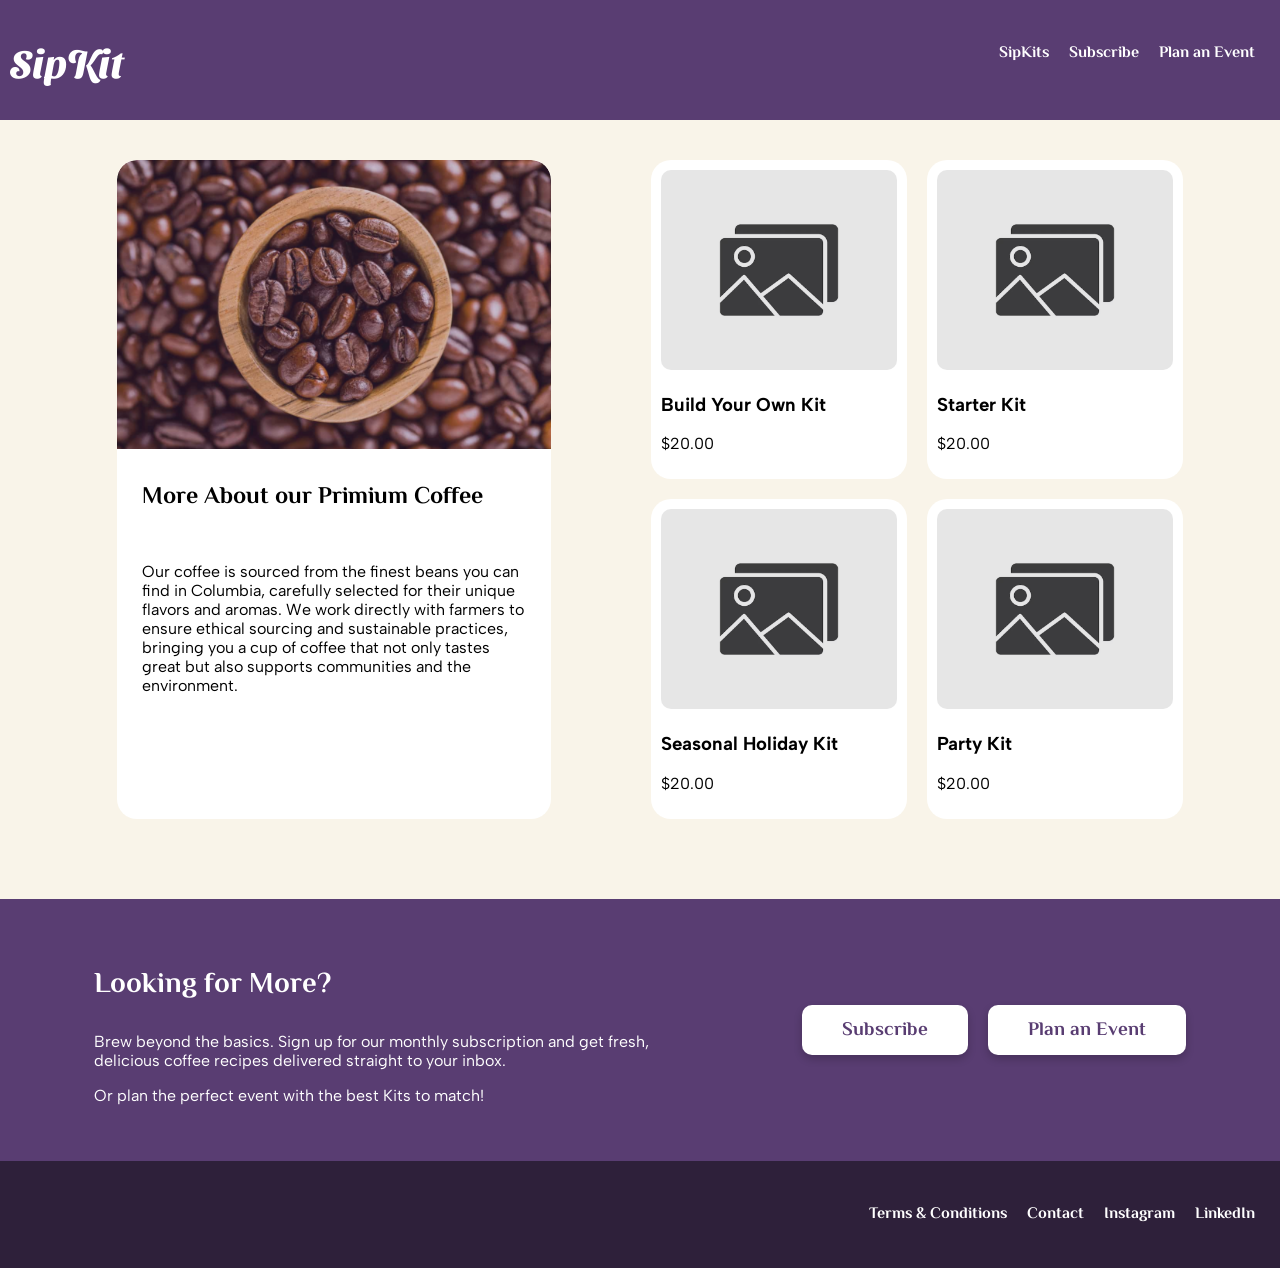
<file: sipkits.html>
<!DOCTYPE html>
<html lang="en">
<head>
    <meta charset="UTF-8">
    <meta name="viewport" content="width=device-width, initial-scale=1.0">
    <link rel="stylesheet" href="styles.css">
    <title>SipKit | Products</title>
</head>
<body>
    <header>
        <h1><a href="index.html">SipKit</a></h1>
        <nav>
            <ul>
                <li><a href="sipkits.html">SipKits</a></li>
                <li><a href="subscribe.html">Subscribe</a></li>
                <li><a href="#">Plan an Event</a></li>
            </ul>
        </nav>
    </header>
    <main>
        <section class="sipkit-products">
            <div class="info-card">
                <img src="assets/abt-beans.svg" alt="Coffee Beans">
                <h2>More About our Primium Coffee</h2>
                <p>Our coffee is sourced from the finest beans you can find in Columbia, carefully selected for their unique flavors and aromas. We work directly with farmers to ensure ethical sourcing and sustainable practices, bringing you a cup of coffee that not only tastes great but also supports communities and the environment.</p>
            </div>
            <div class="product-grid">
                <div class="product-card">
                    <img src="assets/filler-img.png" alt="filler image">
                    <h3>Build Your Own Kit</h3>
                    <p>$20.00</p>
                </div>
                <div class="product-card">
                    <img src="assets/filler-img.png" alt="filler image">
                    <h3>Starter Kit</h3>
                    <p>$20.00</p>
                </div>
                <div class="product-card">
                    <img src="assets/filler-img.png" alt="filler image">
                    <h3>Seasonal Holiday Kit</h3>
                    <p>$20.00</p>
                </div>
                <div class="product-card">
                    <img src="assets/filler-img.png" alt="filler image">
                    <h3>Party Kit</h3>
                    <p>$20.00</p>
                </div>
            </div>
        </section>
        <section class="more-section">
            <div class="more-content">
                <h2>Looking for More?</h2>
                <p>Brew beyond the basics. Sign up for our monthly subscription and get fresh, delicious coffee recipes delivered straight to your inbox. </p>
                <p>Or plan the perfect event with the best Kits to match!</p>
            </div>
            <div class="btn-group">
                <button class="cta-btn">Subscribe</button>
                <button class="cta-btn">Plan an Event</button>
            </div>
        </section>
    </main>
    <footer>
        <nav class="footer-nav">
            <ul>
                <li><a href="">Terms & Conditions</a></li>
                <li><a href="">Contact</a></li>
                <li><a href="">Instagram</a></li>
                <li><a href="">LinkedIn</a></li>
            </ul>
        </nav>
    </footer>
</body>
</html>
</file>
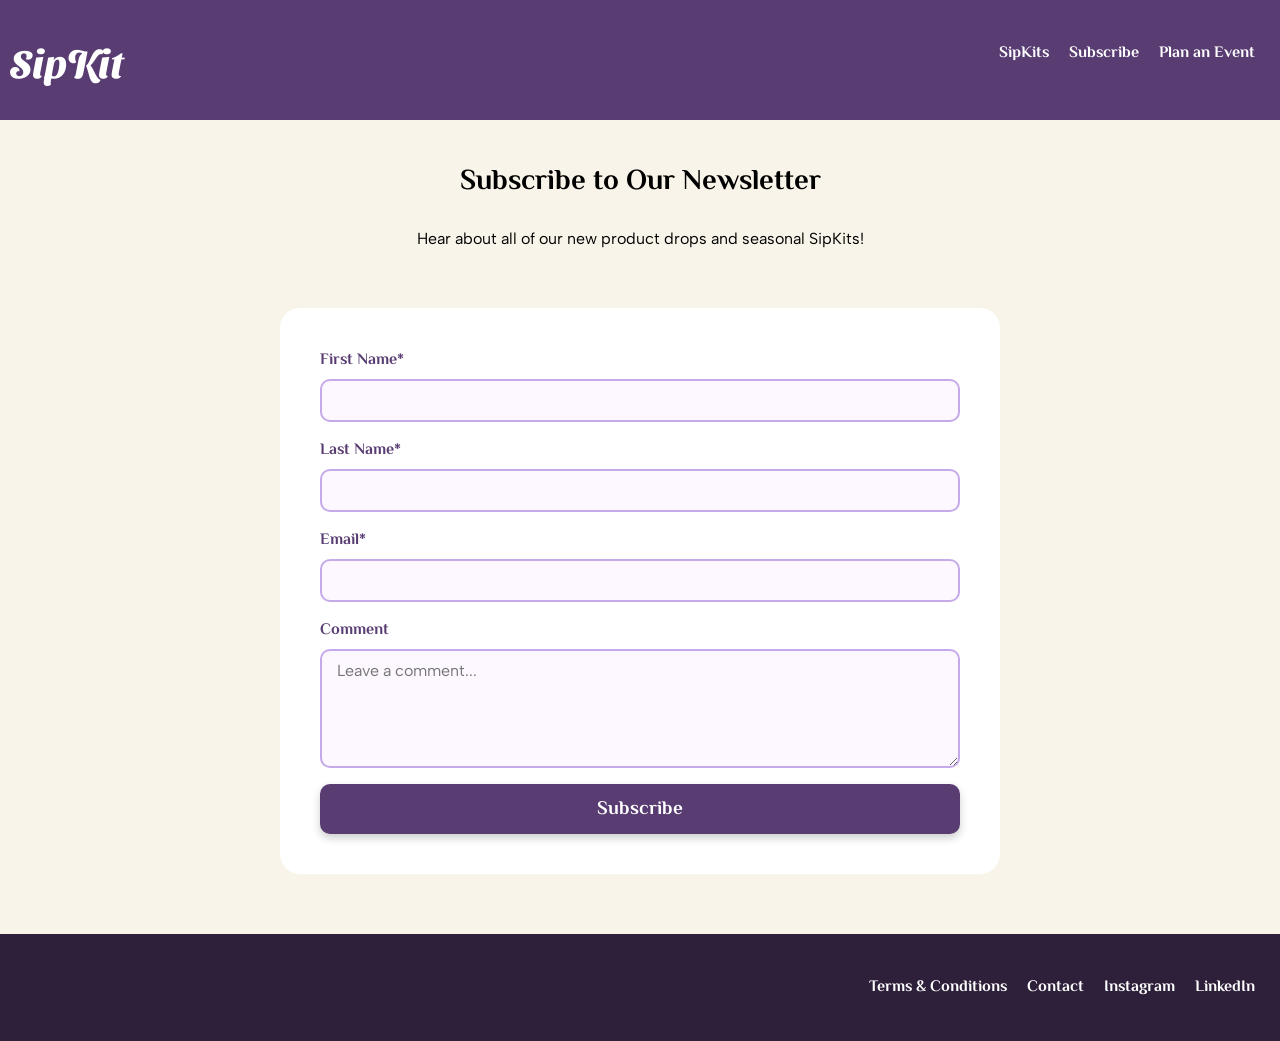
<file: subscribe.html>
<!DOCTYPE html>
<html lang="en">
<head>
    <meta charset="UTF-8">
    <meta name="viewport" content="width=device-width, initial-scale=1.0">
    <link rel="stylesheet" href="styles.css">
    <title>Subscribe</title>
</head>
<body>
    <header>
        <h1><a href="index.html">SipKit</a></h1>
        <nav>
            <ul>
                <li><a href="sipkits.html">SipKits</a></li>
                <li><a href="subscribe.html">Subscribe</a></li>
                <li><a href="#">Plan an Event</a></li>
            </ul>
        </nav>
    </header>
    <main>
        <div class="subscribe-header">
            <h2>Subscribe to Our Newsletter</h2>
            <p>Hear about all of our new product drops and seasonal SipKits!</p>
        </div>
        <form name="subscribe" method="POST" netlify data-netlify="true" id="subscribe-form" novalidate>
            <input type="hidden" name="form-name" value="subscribe" />
            
            <div class="form-group">
                <label for="first-name">First Name*</label>
                <input type="text" name="first-name" id="first-name" required />
                <span class="error-msg">Please enter your first name</span>
            </div>

            <div class="form-group">
                <label for="last-name">Last Name*</label>
                <input type="text" name="last-name" id="last-name" required />
                <span class="error-msg">Please enter your last name</span>
            </div>

            <div class="form-group">
                <label for="email">Email*</label>
                <input type="email" name="email" id="email" required />
                <span class="error-msg">Please enter a valid email</span>
            </div>

            <div class="form-group">
                <label for="comment">Comment</label>
                <textarea name="comment" id="comment" rows="5" placeholder="Leave a comment..."></textarea>
            </div>

            <button type="submit" class="submit-btn">Subscribe</button>
        </form>
    </main>
    <footer>
        <nav class="footer-nav">
            <ul>
                <li><a href="">Terms & Conditions</a></li>
                <li><a href="">Contact</a></li>
                <li><a href="">Instagram</a></li>
                <li><a href="">LinkedIn</a></li>
            </ul>
        </nav>
    </footer>
<script>
    const form = document.getElementById('subscribe-form');

    const requiredFields = form.querySelectorAll('input[required], textarea[required]');

    requiredFields.forEach(field => {
        const errorMsg = field.nextElementSibling;

        // Check when user clicks out of a field
        field.addEventListener('blur', function() {
            if (!field.value.trim() || (field.type === 'email' && !field.value.includes('@'))) {
                field.classList.add('invalid');
                errorMsg.classList.add('visible');
            } else {
                field.classList.remove('invalid');
                errorMsg.classList.remove('visible');
            }
        });

        // Clear error as user starts typing
        field.addEventListener('input', function() {
            if (field.value.trim()) {
                field.classList.remove('invalid');
                errorMsg.classList.remove('visible');
            }
        });
    });

    // Still validate all on submit in case user skips fields entirely
    form.addEventListener('submit', function(e) {
        let valid = true;
        requiredFields.forEach(field => {
            const errorMsg = field.nextElementSibling;
            if (!field.value.trim() || (field.type === 'email' && !field.value.includes('@'))) {
                field.classList.add('invalid');
                errorMsg.classList.add('visible');
                valid = false;
            }
        });
        if (!valid) e.preventDefault();
    });
</script>
</body>
</html>
</file>
<file: styles.css>
:root {
  /* Colors */
  --primary-purple: #593D72;
  --purple-fade: rgba(89, 61, 114, 0.66);
  --purple-light: #c5a9e9;
  --purple-lightest: #fdf7ff;
  --purple-dark: #2E203A;
  --primary-background: #F9F4E9;
  --white: white;
}

@font-face{
    font-family: 'body-text';
    src: url('assets/AlbertSans-VariableFont_wght.ttf') format('truetype');
}

@font-face{
    font-family: 'header-text';
    src: url('assets/ElMessiri-VariableFont_wght.ttf') format('truetype');
    font-weight: 700;
}

@font-face{
    font-family: 'special-text';
    src: url('assets/SansitaSwashed-VariableFont_wght.ttf') format('truetype');
    font-weight: 700;
}

body{
    margin: 0;
    padding: 0;
    font-family: 'body-text', sans-serif;
    background-color: var(--primary-background);

}
header{
    display: flex;
    justify-content: space-between;
    background-color: var(--primary-purple);
    color: var(--white);
    margin: 0;
    padding: 10px;
    max-height: 100px;
}

h1{
    font-family: 'special-text', serif;
    font-size: 2.5em;
    margin: 0px ,auto;
    padding: 0px;
}
h2{
    font-family: 'header-text', serif;
    font-size: 1.8em;
}
nav{
    margin: 15px;
}

nav ul{
    display: flex;
    list-style: none;
    gap: 20px;
    color: var(--white);
}

a{
    text-decoration: none;
    color: var(--white);
}

li a:hover{
    color: var(--purple-light);
}

li a{
    font-family: 'header-text', serif;
}

.hero{
    display: flex; /* Custom elements are inline by default */
    width: 100%;
    margin: auto;
    margin-bottom: 80px;

    background-image: url('assets/hero-img.png');
    background-size: cover;
    background-position: center;
    background-repeat: no-repeat;
    height: 40vh;
}
.hero-content{
    display: flex;
    flex-direction: column;
    align-items: center;
    justify-content: center;
    align-self: center;
    color: var(--white);
    background-color: var(--purple-fade); /* Optional: Add a semi-transparent background for better text visibility */

    width: 25%;
    padding:40px;
    margin: auto;
    border-radius: 40px;
    font-weight: bold;
    text-align: center;
}
.hero-btn{
    padding: 20px 40px;
    background-color: var(--white);
    color: var(--primary-purple);
    border-radius: 20px;
    border: none;
    cursor: pointer;
    font-family: 'header-text', serif;
    font-size: 1.8em;
    box-shadow: 0 4px 8px rgba(0, 0, 0, 0.2);
}

.hero-btn a{
    color: var(--primary-purple);
}

.hero-btn:hover{
    background-color: var(--purple-lightest);
}
.our-story {
    display: flex;
    flex-direction: row;
    align-items: stretch;
    justify-content: space-around;
    padding: 0px;
    width: 80%;
    margin: auto;
    background-color: var(--white);
    border-radius: 20px;
    margin-bottom: 80px;
    overflow: hidden;
}

.our-story > img {
    display: block;
    width: auto;
    height: auto;
    min-height: 100%;
    flex-shrink: 0;
    object-fit: cover;
}
.story-content{
    padding: 10px 20px;
    height: fit-content;
}

.cta-section{
    display: flex;
    flex-direction: row;
    align-items: center;
    justify-content: space-around;
    padding:0px;
    width: 100%;
    margin: auto;
    background-color: var(--primary-purple);
    color: var(--white);
}

.cta-content{
    padding: 10px 40px;
    height: fit-content;
}
.cta-btn{
    padding: 10px 40px;
    background-color: var(--white);
    color: var(--primary-purple);
    border-radius: 10px;
    border: none;
    cursor: pointer;
    box-shadow: 0 4px 8px rgba(0, 0, 0, 0.2);

    font-family: 'header-text', serif;
    font-size: 1.2em;
}

.cta-btn a{
    color: var(--primary-purple);
}

.cta-btn:hover{
    background-color: var(--purple-lightest);
}

footer{
    background-color: var(--purple-dark);
    color: var(--white);
    text-align: right;
    padding: 10px;
    display: flex;
    justify-content: flex-end;
}

/*Sipkit Products Page*/
.sipkit-products {
    display: flex;
    flex-direction: row;
    align-items: stretch; /* Makes children stretch to the same height */
    justify-content: center;
    gap: 100px;
    padding: 0px;
    margin: auto;
    margin-top: 40px;
}

.info-card {
    background-color: var(--white);
    border-radius: 20px;
    width: 30%;
    display: flex;
    flex-direction: column;
    align-items: center;
    gap: 20px;
    padding: 25px;
    overflow: hidden;
}

.info-card img {
    width: calc(100% + 50px);
    margin: -25px -25px 0 -25px;
    border-radius: 20px 20px 0 0;
}
.info-card h2 {
    margin: 10px 0px;
    font-size: 1.5em;
    align-self: flex-start;
}
.product-grid {
    display: grid;
    grid-template-columns: 1fr 1fr;
    gap: 20px 40px;
    width: 40%;
    align-content: center; /* Vertically centers the rows within the grid's height */
}

.product-card {
    background-color: var(--white);
    margin: 0px;
    padding: 10px;
    border-radius: 20px;
    width: 100%;
}

.product-card img {
    width: 100%;
    height: 200px; /* Adjust to your liking */
    object-fit: cover; /* Crops the image to fill the rectangle */
    border-radius: 10px;
}

.product-card:hover{
    cursor: pointer;
    box-shadow: 0 4px 8px rgba(0, 0, 0, 0.2);
    background-color: var(--purple-lightest);
}

/*More section*/
.more-section{
    display: flex;
    flex-direction: row;
    align-items: center;
    justify-content: space-around;
    padding: 40px;
    max-width: 100%;
    margin: 0px;
    margin-top: 80px;
    background-color: var(--primary-purple);
    color: var(--white);
}

.more-content{
    width: 50%;
}

.btn-group{
    display: flex;
    gap: 20px;
}


/*Forms*/
.subscribe-header{
    text-align: center;
    margin-bottom: 40px;
    margin-top: 40px;
}

.submit-btn{
    padding: 10px 40px;
    background-color: var(--primary-purple);
    color: var(--white);
    border-radius: 10px;
    border: none;
    cursor: pointer;
    box-shadow: 0 4px 8px rgba(0, 0, 0, 0.2);

    font-family: 'header-text', serif;
    font-size: 1.2em;
}
.submit-btn:hover{
    background-color: var(--purple-light);
    color: var(--purple-dark);
}
form {
    display: flex;
    flex-direction: column;
    gap: 16px;
    width: 50%;
    margin: 60px auto;
    background-color: var(--white);
    padding: 40px;
    border-radius: 20px;
}

.form-group {
    display: flex;
    flex-direction: column;
    gap: 6px;
}

form label {
    font-family: 'header-text', serif;
    font-size: 1em;
    color: var(--primary-purple);
    font-weight: 700;
}

form input,
form textarea {
    padding: 10px 15px;
    border: 2px solid var(--purple-light);
    border-radius: 10px;
    font-family: 'body-text', sans-serif;
    font-size: 1em;
    background-color: var(--purple-lightest);
    color: var(--purple-dark);
    outline: none;
    transition: border 0.2s;
}

form input:focus,
form textarea:focus {
    border-color: var(--primary-purple);
}

form input.invalid,
form textarea.invalid {
    border-color: #e05c5c;
}

.error-msg {
    display: none;
    color: #e05c5c;
    font-size: 0.85em;
}

.error-msg.visible {
    display: block;
}

@media (max-width: 768px) {

    /* Header */
    header {
        flex-direction: column;
        align-items: center;
        max-height: none;
    }

    nav ul {
        gap: 10px;
        padding: 0;
        flex-wrap: wrap;
        justify-content: center;
    }
    nav li{
        padding: 0px 5px;
    }

    /* Hero */
    .hero {
        height: 50vh;
        margin-bottom: 40px;
    }

    .hero-content {
        width: 70%;
        padding: 20px;
    }

    .hero-btn {
        font-size: 1.2em;
        padding: 15px 30px;
    }

    /* Our Story */
    .our-story {
        flex-direction: column;
        width: 90%;
        margin-bottom: 40px;
    }

    .our-story img {
        width: 100%;
        height: auto;
    }

    /* CTA */
    .cta-section {
        flex-direction: column;
        text-align: center;
        padding: 20px;
          box-sizing: border-box; /* Prevents padding from adding to the width */
        overflow: hidden;
    }

    .cta-content {
        padding: 10px 20px;
    }

    /* Products Page */
    .sipkit-products {
        flex-direction: column;
        align-items: center;
        gap: 40px;
        margin-top: 20px;
        padding: 0 20px;
    }

    .info-card {
        width: 85%;
    }

    .product-grid {
        width: 85%;
        grid-template-columns: 1fr; /* Single column, cards stack into 1x4 */
        gap: 15px;
    }

    /* More Section */
    .more-section {
        flex-direction: column;
        padding: 20px;
        margin-top: 40px;
        text-align: center;
    }

    .more-content {
        width: 90%;
    }

    .btn-group {
        flex-direction: column;
        align-items: center;
        gap: 10px;
    }
    /** Forms */
    form {
        width: 80%;
        padding: 20px;
        margin: 30px auto;
    }
}
</file>
